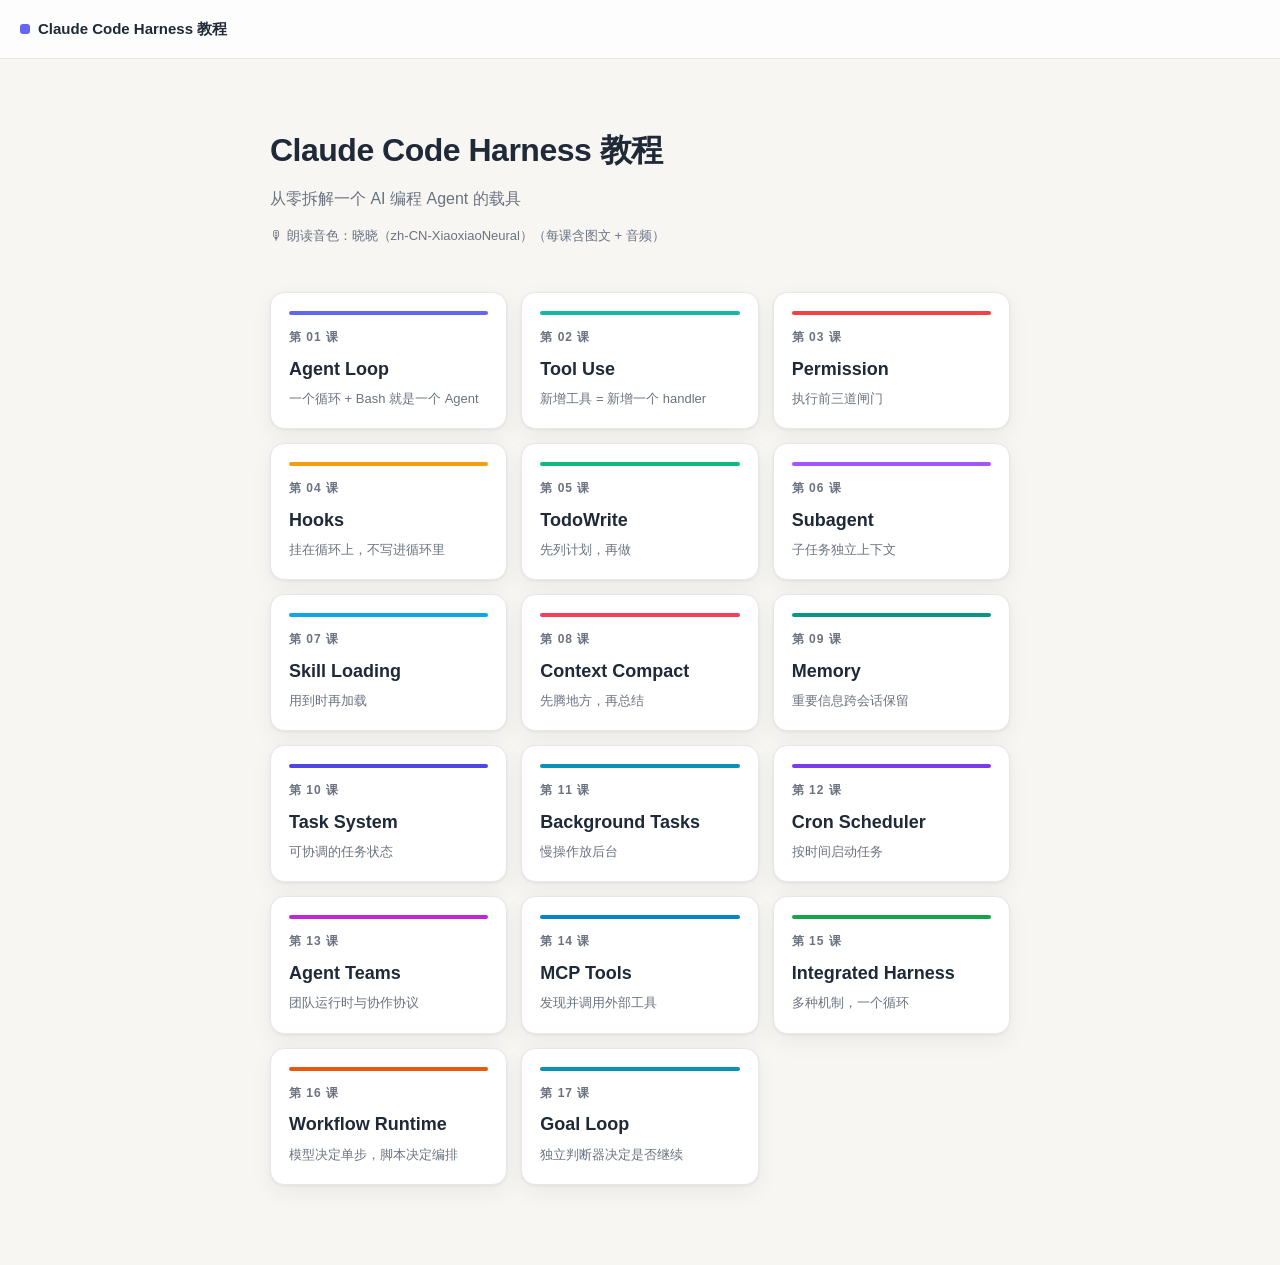
<file: index.html>
<!DOCTYPE html>
<html lang="zh-CN">
<head>
<meta charset="UTF-8">
<meta http-equiv="refresh" content="0; url=courseware/index.html">
<title>Claude Code Harness 课件</title>
<script>location.replace("courseware/index.html");</script>
</head>
<body>
<p>正在跳转到课件首页… 若未自动跳转，请点击 <a href="courseware/index.html">courseware/index.html</a>。</p>
</body>
</html>
</file>
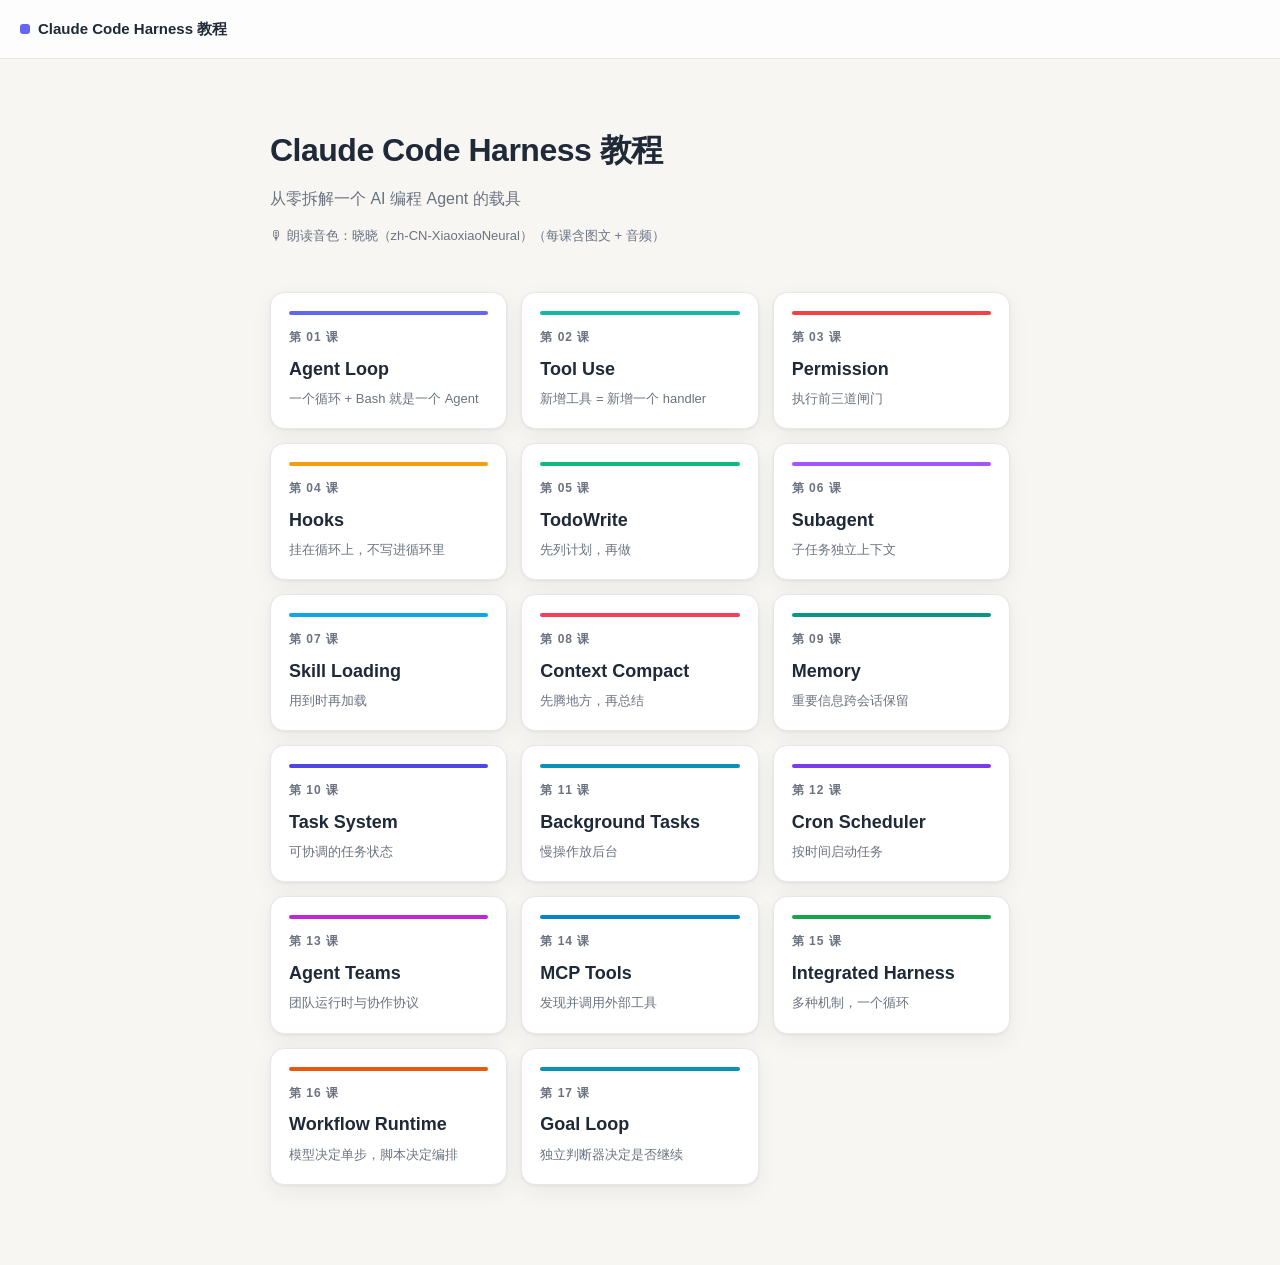
<file: courseware/index.html>
<!DOCTYPE html>
<html lang="zh-CN">
<head>
  <meta charset="UTF-8" />
  <meta name="viewport" content="width=device-width, initial-scale=1.0" />
  <title>Claude Code Harness 教程</title>
  <link rel="stylesheet" href="css/style.css" />
</head>
<body>
  <div class="topbar">
    <a class="home" href="index.html"><span class="brand-dot"></span>Claude Code Harness 教程</a>
  </div>
  <div class="container" id="app"></div>

  <script src="data/lessons.js"></script>
  <script src="js/render.js"></script>
  <script>renderIndex();</script>
</body>
</html>
</file>
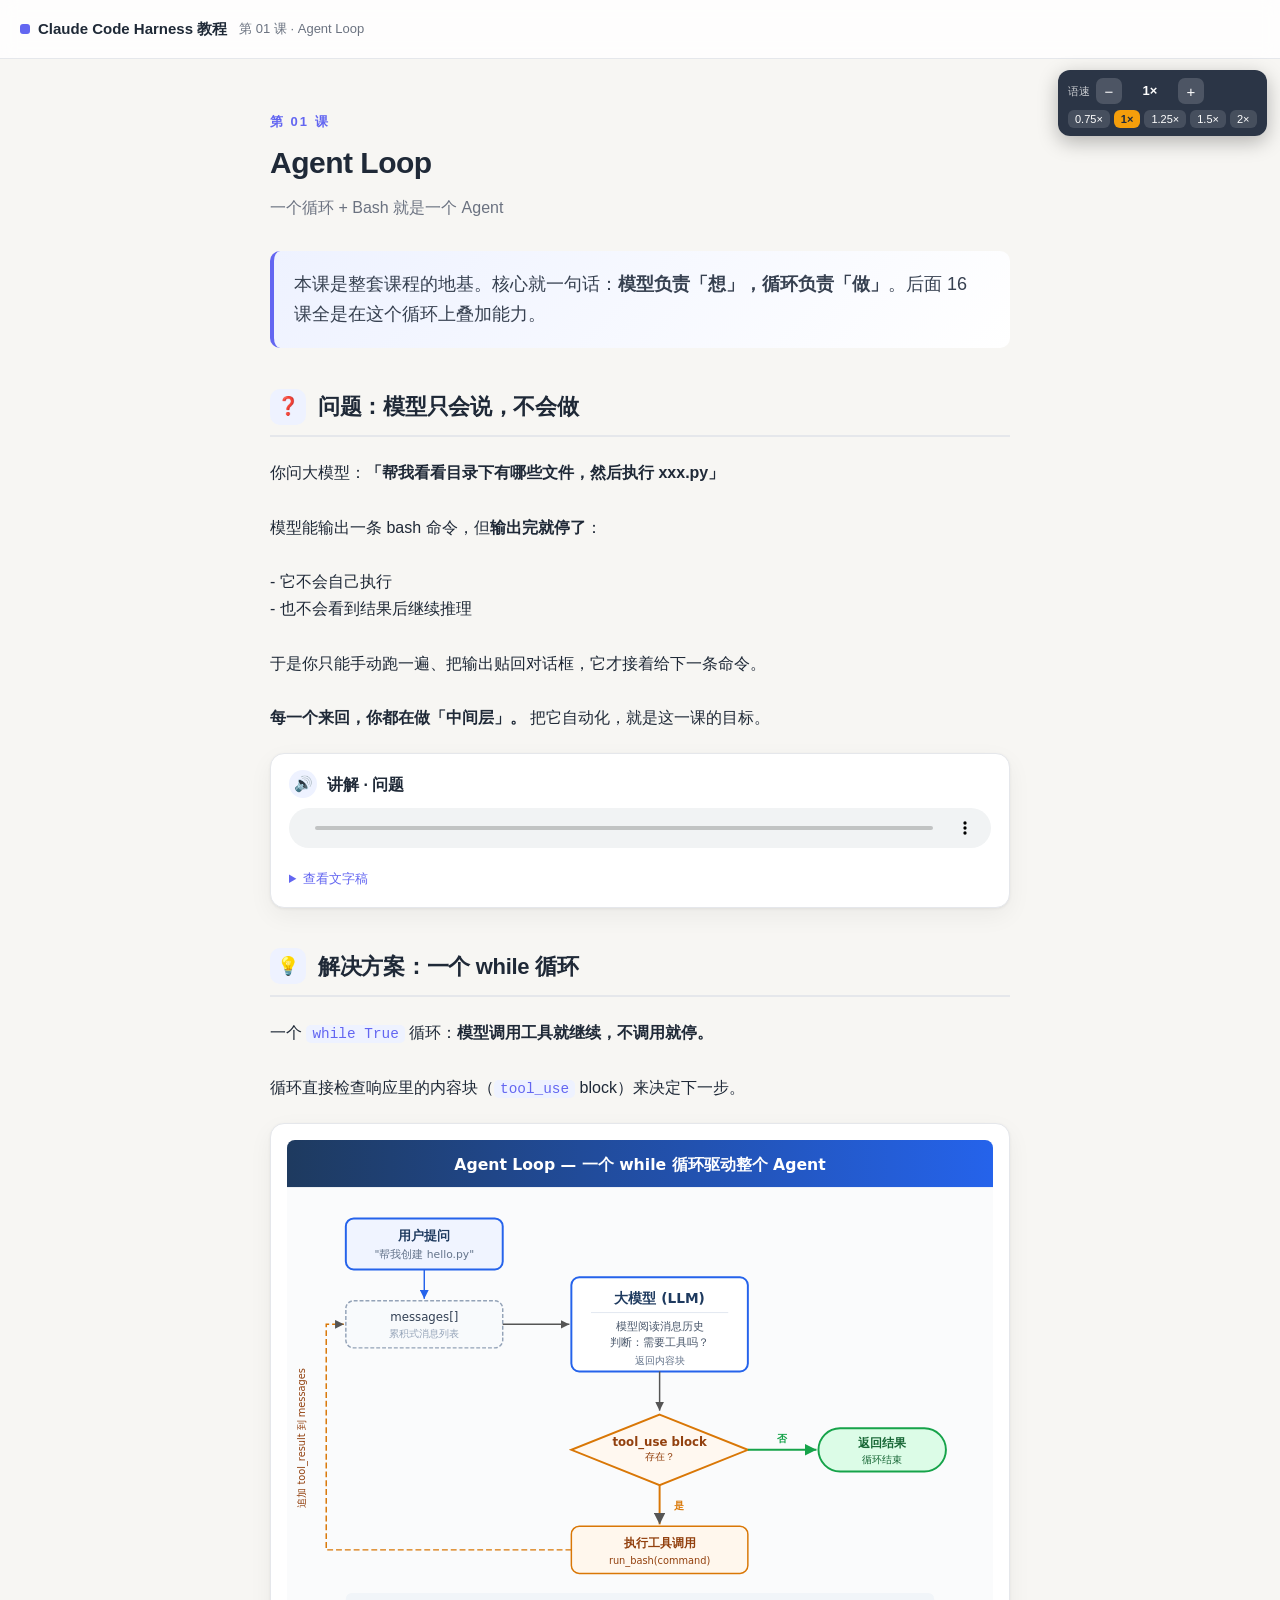
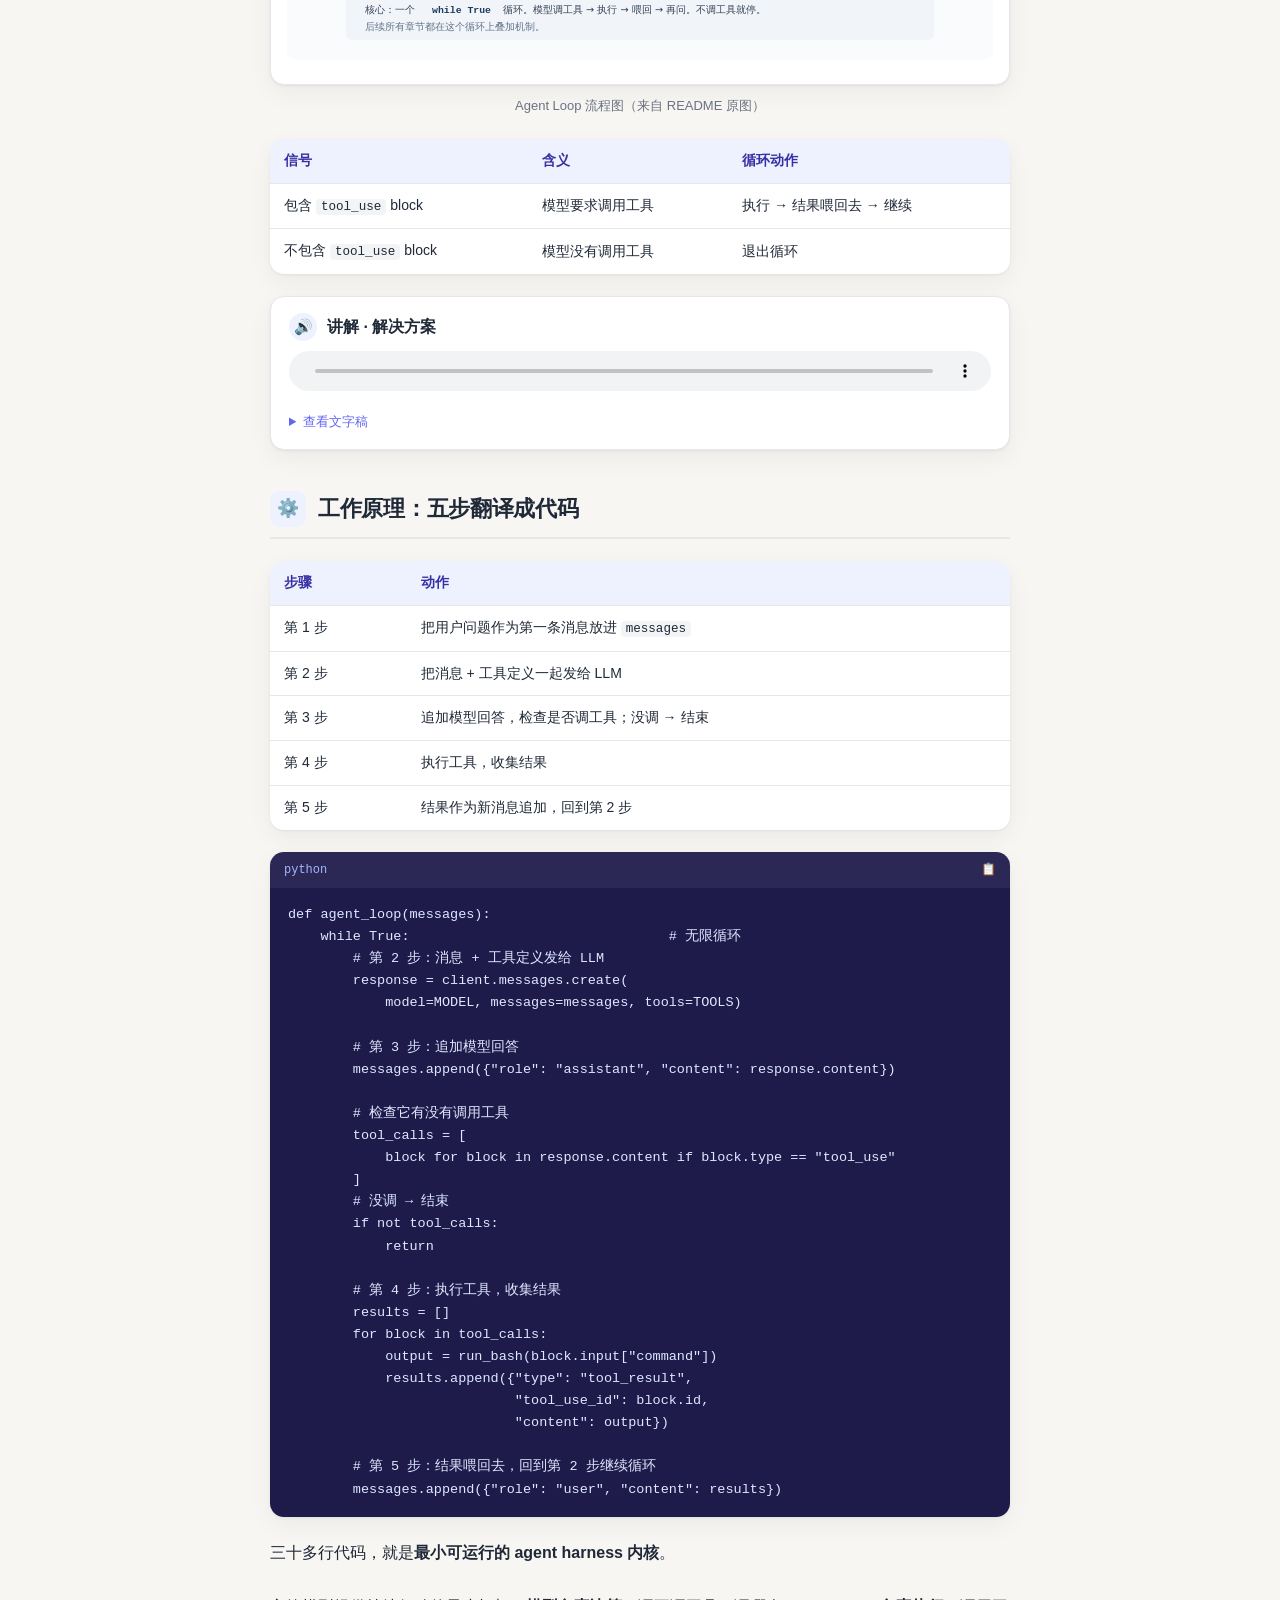
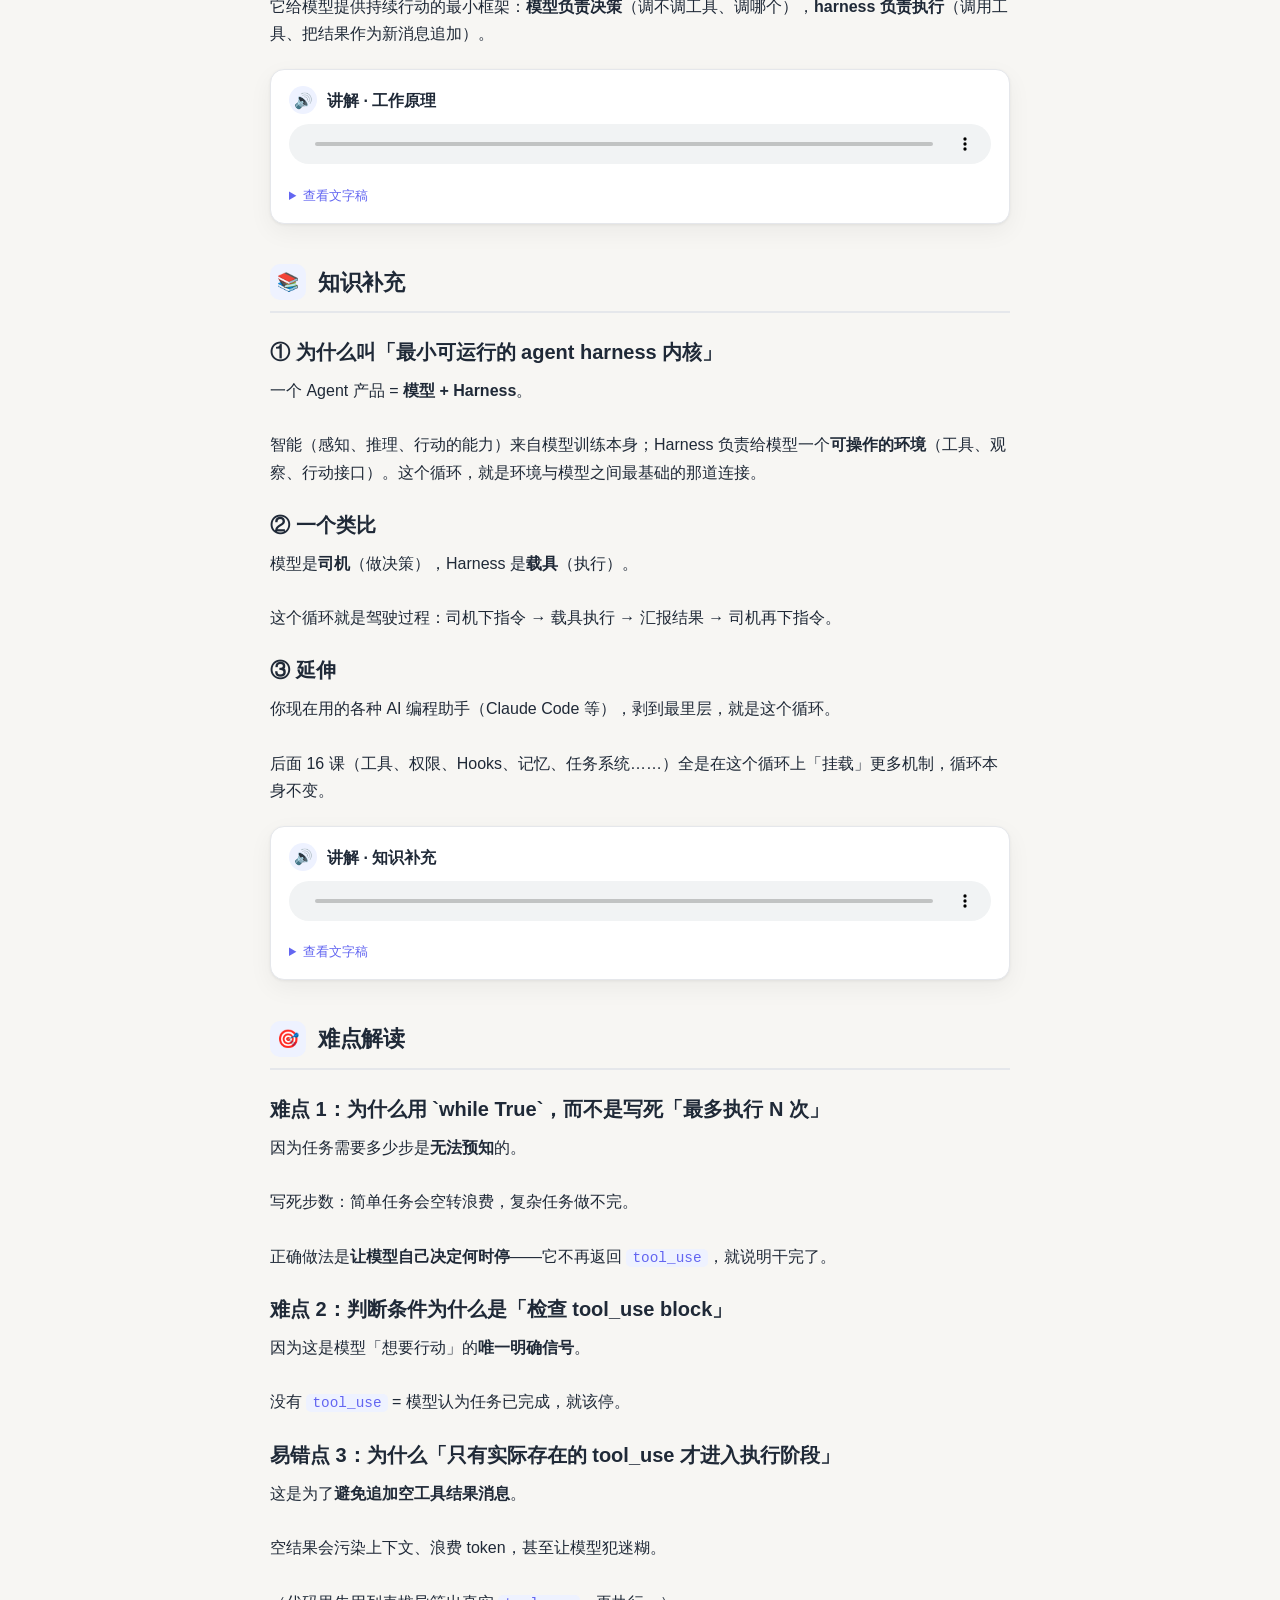
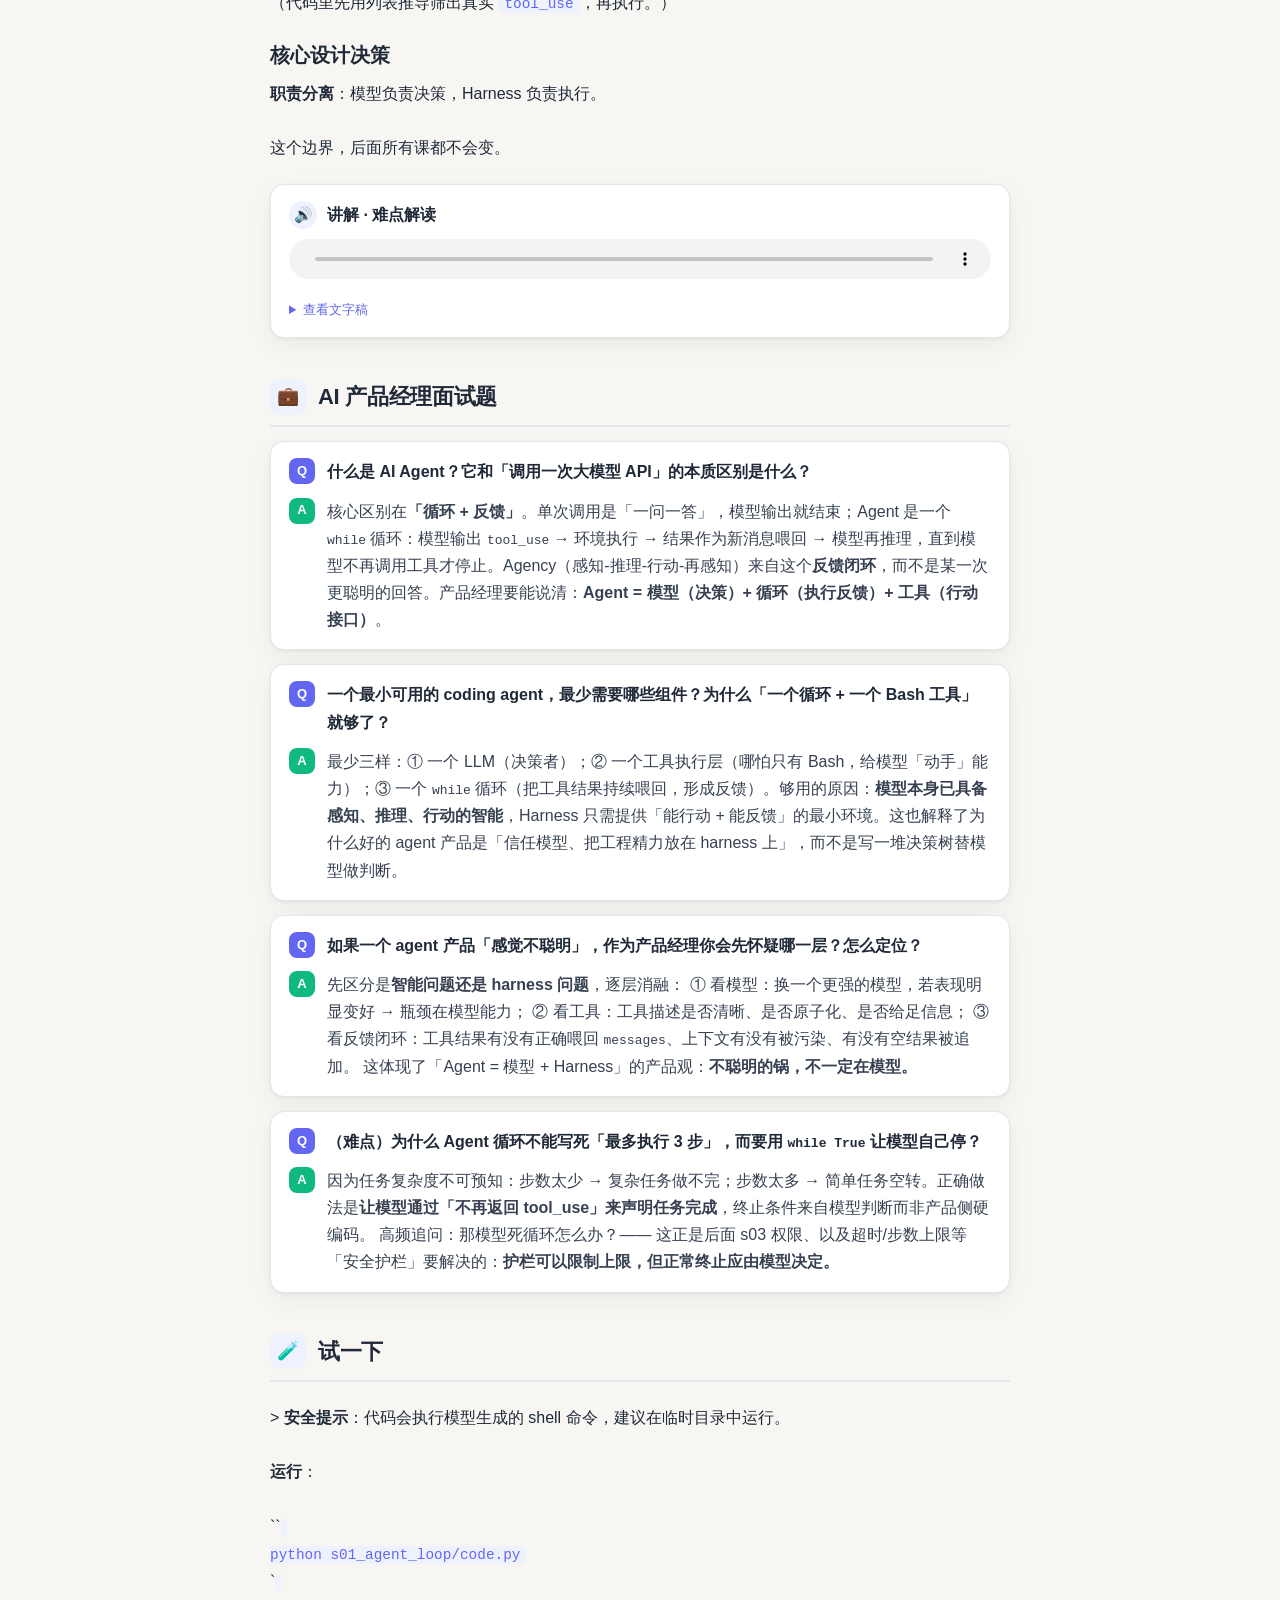
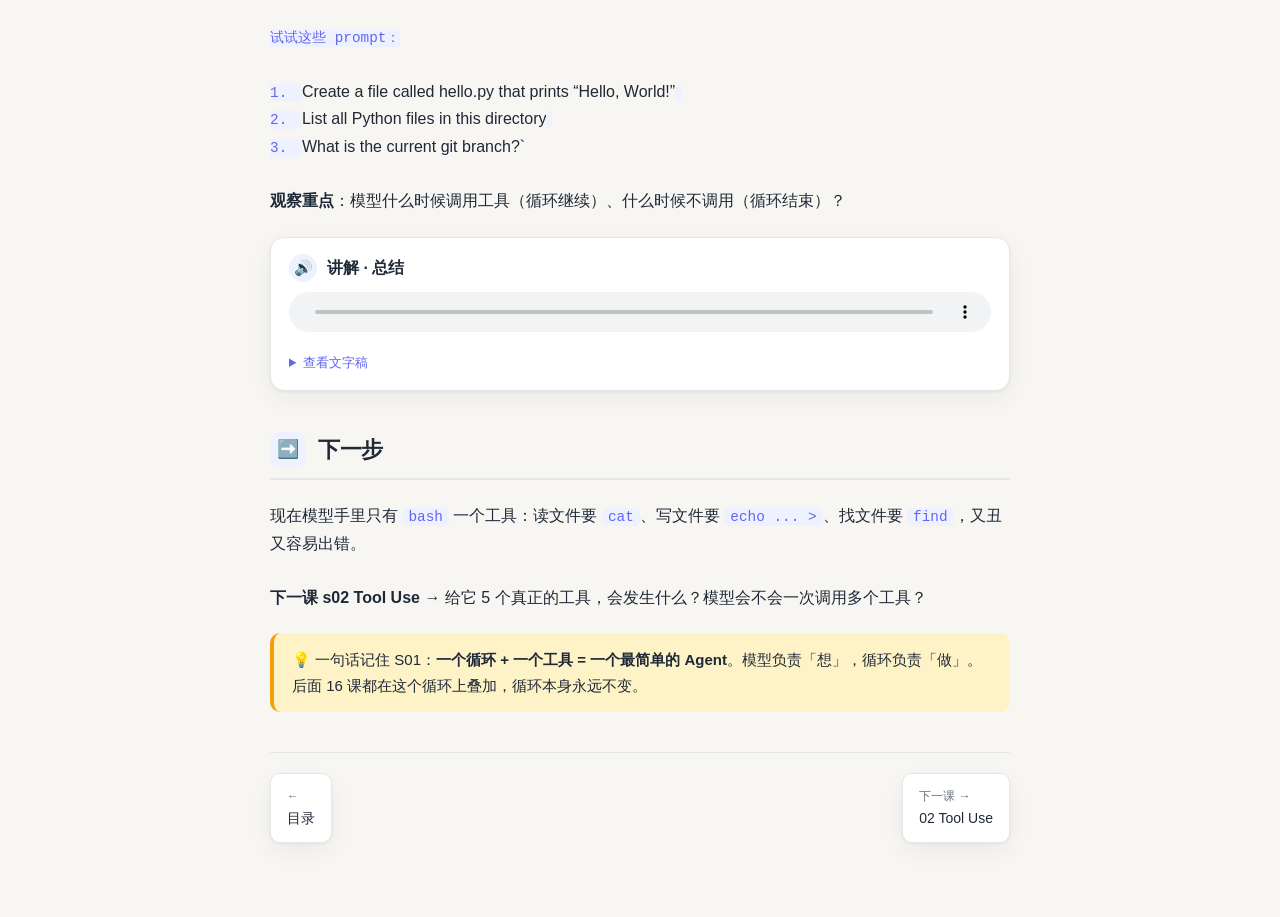
<file: courseware/lesson.html>
<!DOCTYPE html>
<html lang="zh-CN">
<head>
  <meta charset="UTF-8" />
  <meta name="viewport" content="width=device-width, initial-scale=1.0" />
  <title>课程 · Claude Code Harness 教程</title>
  <link rel="stylesheet" href="css/style.css" />
</head>
<body>
  <div class="topbar">
    <a class="home" href="index.html"><span class="brand-dot"></span>Claude Code Harness 教程</a>
    <span class="crumbs" id="crumbs"></span>
  </div>
  <div class="container" id="app"></div>

  <script src="data/lessons.js"></script>
  <script src="js/render.js"></script>
  <script>
    (function () {
      var id = new URLSearchParams(location.search).get("lesson") || "s01";
      renderLesson(id);
      initGlobalRateControl();
      var hit = lessonById(id);
      if (hit) document.getElementById("crumbs").textContent = "第 " + hit.lesson.num + " 课 · " + hit.lesson.title;
    })();
  </script>
</body>
</html>
</file>
<file: courseware/css/style.css>
:root {
  --bg: #f7f6f3;
  --card: #ffffff;
  --ink: #1f2937;
  --muted: #6b7280;
  --accent: #6366f1;
  --accent-soft: #eef2ff;
  --teal: #14b8a6;
  --teal-soft: #f0fdfa;
  --amber: #f59e0b;
  --amber-soft: #fef3c7;
  --green: #10b981;
  --green-soft: #ecfdf5;
  --border: #e5e7eb;
  --radius: 14px;
  --shadow: 0 1px 3px rgba(0,0,0,.06), 0 8px 24px rgba(0,0,0,.05);
}

* { box-sizing: border-box; }

body {
  margin: 0;
  font-family: -apple-system, BlinkMacSystemFont, "PingFang SC", "Hiragino Sans GB", "Microsoft YaHei", "Segoe UI", sans-serif;
  background: var(--bg);
  color: var(--ink);
  line-height: 1.7;
  -webkit-font-smoothing: antialiased;
}

.container { max-width: 780px; margin: 0 auto; padding: 24px 20px 80px; }

/* ---------- 顶部导航 ---------- */
.topbar {
  display: flex;
  align-items: center;
  gap: 12px;
  padding: 16px 20px;
  border-bottom: 1px solid var(--border);
  background: rgba(255,255,255,.8);
  backdrop-filter: blur(8px);
  position: sticky;
  top: 0;
  z-index: 10;
}
.topbar a.home { text-decoration: none; color: var(--ink); font-weight: 700; font-size: 15px; display: flex; align-items: center; gap: 8px; }
.topbar .brand-dot { width: 10px; height: 10px; border-radius: 3px; background: var(--accent); }
.topbar .crumbs { color: var(--muted); font-size: 13px; }

/* ---------- 首页 ---------- */
.hero { padding: 40px 0 8px; }
.hero h1 { margin: 0 0 8px; font-size: 32px; letter-spacing: -0.5px; }
.hero .sub { color: var(--muted); font-size: 16px; margin: 0 0 4px; }
.hero .voice { color: var(--muted); font-size: 13px; }

.lesson-grid { display: grid; grid-template-columns: repeat(auto-fill, minmax(230px, 1fr)); gap: 14px; margin-top: 24px; }
.lesson-card {
  display: block;
  background: var(--card);
  border: 1px solid var(--border);
  border-radius: var(--radius);
  padding: 18px;
  text-decoration: none;
  color: var(--ink);
  box-shadow: var(--shadow);
  transition: transform .15s, box-shadow .15s;
}
.lesson-card:hover { transform: translateY(-3px); box-shadow: 0 6px 16px rgba(0,0,0,.08); }
.lesson-card .num { font-size: 12px; font-weight: 700; color: var(--muted); letter-spacing: 1px; }
.lesson-card .title { font-size: 18px; font-weight: 700; margin: 6px 0 4px; }
.lesson-card .desc { font-size: 13px; color: var(--muted); }
.lesson-card .bar { height: 4px; border-radius: 2px; margin-bottom: 12px; }

/* ---------- 课程页 ---------- */
.lesson-head { padding: 28px 0 8px; }
.lesson-head .kicker { font-size: 13px; font-weight: 700; letter-spacing: 2px; color: var(--accent); text-transform: uppercase; }
.lesson-head h1 { margin: 4px 0 6px; font-size: 30px; letter-spacing: -0.5px; }
.lesson-head .desc { color: var(--muted); font-size: 16px; margin: 0; }

.block { margin: 22px 0; }
.block.lead {
  font-size: 18px;
  color: #374151;
  background: linear-gradient(135deg, var(--accent-soft), #fff);
  border-left: 4px solid var(--accent);
  border-radius: 10px;
  padding: 18px 20px;
}

/* 图文段落 */
.block.text h3 { margin: 0 0 8px; font-size: 20px; }
.block.text p { margin: 0; white-space: pre-line; }
.block.text code { background: var(--accent-soft); color: var(--accent); padding: 1px 6px; border-radius: 5px; font-size: 0.9em; font-family: ui-monospace, SFMono-Regular, Menlo, monospace; }

/* 音频卡片 */
.block.audio {
  background: var(--card);
  border: 1px solid var(--border);
  border-radius: var(--radius);
  padding: 16px 18px;
  box-shadow: var(--shadow);
}
.block.audio .audio-title { display: flex; align-items: center; gap: 10px; font-weight: 700; margin-bottom: 10px; }
.block.audio .audio-title .icon { width: 28px; height: 28px; border-radius: 50%; background: var(--accent-soft); color: var(--accent); display: flex; align-items: center; justify-content: center; font-size: 15px; }
.block.audio audio { width: 100%; height: 40px; }
.block.audio details { margin-top: 12px; font-size: 14px; color: var(--muted); }
.block.audio summary { cursor: pointer; color: var(--accent); font-size: 13px; }
.block.audio details p { margin: 8px 0 0; white-space: pre-line; color: #4b5563; }

/* 代码块 */
.block.code {
  background: #1e1b4b;
  border-radius: var(--radius);
  overflow: hidden;
  box-shadow: var(--shadow);
}
.block.code .code-head { display: flex; justify-content: space-between; align-items: center; padding: 8px 14px; background: rgba(255,255,255,.06); color: #a5b4fc; font-size: 12px; font-family: ui-monospace, Menlo, monospace; }
.block.code pre { margin: 0; padding: 16px 18px; overflow-x: auto; }
.block.code code { color: #e0e7ff; font-family: ui-monospace, SFMono-Regular, Menlo, monospace; font-size: 13.5px; line-height: 1.6; }

/* 图解 */
.block.svg figure { margin: 0; text-align: center; }
.block.svg .svg-wrap { background: var(--card); border: 1px solid var(--border); border-radius: var(--radius); padding: 16px; box-shadow: var(--shadow); }
.block.svg figcaption { margin-top: 10px; font-size: 13px; color: var(--muted); }

/* 提示框 */
.block.tip {
  background: var(--amber-soft);
  border-left: 4px solid var(--amber);
  border-radius: 10px;
  padding: 14px 18px;
  font-size: 15px;
}
.block.tip::before { content: "💡 "; }

/* 表格 */
.block.table table { width: 100%; border-collapse: collapse; background: var(--card); border-radius: var(--radius); overflow: hidden; box-shadow: var(--shadow); font-size: 14px; }
.block.table th, .block.table td { padding: 10px 14px; text-align: left; border-bottom: 1px solid var(--border); }
.block.table th { background: var(--accent-soft); color: #3730a3; font-weight: 600; }
.block.table tr:last-child td { border-bottom: none; }
.block.table td code { background: #f3f4f6; padding: 1px 5px; border-radius: 4px; font-size: 0.9em; }

/* 章节标题 */
.block.section {
  display: flex;
  align-items: center;
  gap: 12px;
  margin: 40px 0 8px;
  padding-bottom: 10px;
  border-bottom: 2px solid var(--border);
}
.block.section .sec-icon {
  width: 36px;
  height: 36px;
  border-radius: 10px;
  background: var(--accent-soft);
  display: flex;
  align-items: center;
  justify-content: center;
  font-size: 18px;
}
.block.section h2 { margin: 0; font-size: 22px; letter-spacing: -0.3px; }

/* 面试题 Q&A */
.block.qa {
  background: var(--card);
  border: 1px solid var(--border);
  border-radius: var(--radius);
  padding: 16px 18px;
  margin: 14px 0;
  box-shadow: var(--shadow);
}
.block.qa .q, .block.qa .a { display: flex; gap: 12px; align-items: flex-start; }
.block.qa .q { margin-bottom: 12px; }
.block.qa .q-label, .block.qa .a-label {
  flex: 0 0 26px;
  height: 26px;
  border-radius: 8px;
  display: flex;
  align-items: center;
  justify-content: center;
  font-weight: 700;
  font-size: 13px;
  color: #fff;
}
.block.qa .q-label { background: var(--accent); }
.block.qa .a-label { background: var(--green); }
.block.qa .q div, .block.qa .a div { line-height: 1.7; }
.block.qa .q { font-weight: 600; }
.block.qa .a { color: #374151; }

/* 上一课 / 下一课 */
.pager { display: flex; justify-content: space-between; gap: 12px; margin-top: 40px; padding-top: 20px; border-top: 1px solid var(--border); }
.pager a { text-decoration: none; padding: 12px 16px; border-radius: 10px; background: var(--card); border: 1px solid var(--border); color: var(--ink); font-size: 14px; box-shadow: var(--shadow); }
.pager a:hover { border-color: var(--accent); }
.pager a .dir { display: block; font-size: 12px; color: var(--muted); }
.pager .spacer { flex: 1; }

@media (max-width: 560px) {
  .hero h1 { font-size: 26px; }
  .lesson-head h1 { font-size: 24px; }
}

/* ---------- 全局语速控制器 ---------- */
#rate-control {
  position: fixed;
  top: 70px;
  right: 14px;
  z-index: 999;
  background: rgba(30, 41, 59, 0.94);
  color: #fff;
  border-radius: 12px;
  padding: 8px 10px;
  display: flex;
  flex-direction: column;
  gap: 6px;
  box-shadow: 0 6px 20px rgba(0, 0, 0, 0.28);
  font-size: 13px;
  user-select: none;
  backdrop-filter: blur(6px);
  font-family: -apple-system, BlinkMacSystemFont, "PingFang SC", "Hiragino Sans GB", "Microsoft YaHei", "Segoe UI", sans-serif;
}
.rate-main { display: flex; align-items: center; gap: 6px; }
.rate-label { font-size: 11px; opacity: 0.75; }
.rate-btn {
  width: 26px;
  height: 26px;
  border-radius: 7px;
  border: none;
  background: rgba(255, 255, 255, 0.16);
  color: #fff;
  font-size: 15px;
  line-height: 1;
  cursor: pointer;
  padding: 0;
}
.rate-btn:hover { background: rgba(255, 255, 255, 0.3); }
.rate-btn:active { transform: scale(0.94); }
.rate-value { min-width: 44px; text-align: center; font-weight: 700; font-variant-numeric: tabular-nums; }
.rate-presets { display: flex; gap: 4px; }
.rate-preset {
  border: none;
  border-radius: 6px;
  padding: 3px 7px;
  background: rgba(255, 255, 255, 0.13);
  color: #fff;
  font-size: 11px;
  cursor: pointer;
}
.rate-preset:hover { background: rgba(255, 255, 255, 0.26); }
.rate-preset.active { background: #f59e0b; color: #1e293b; font-weight: 700; }
@media (max-width: 560px) {
  #rate-control { top: 12px; right: 10px; transform: scale(0.92); transform-origin: top right; }
}
</file>
